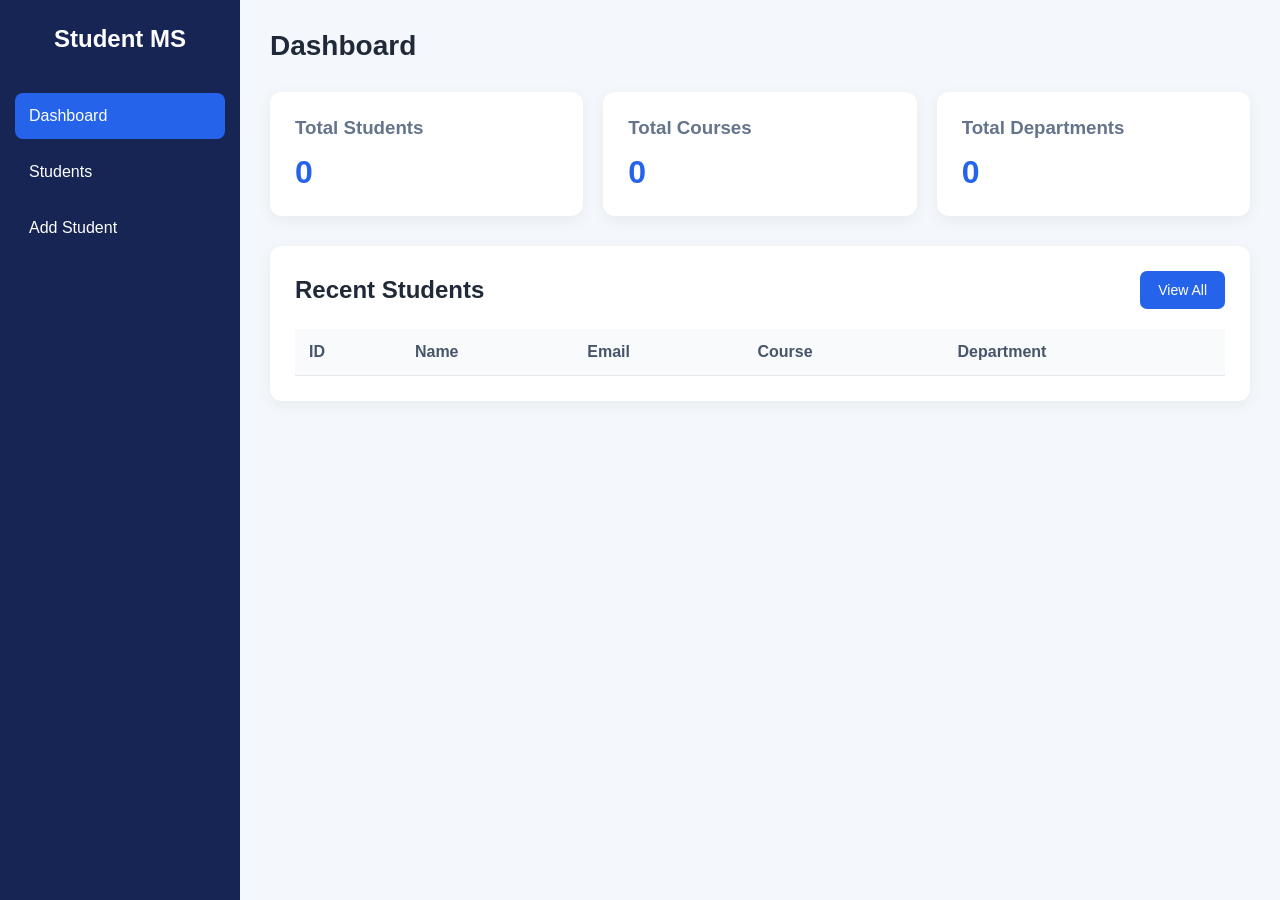
<file: Documents/Student Management System/frontend/index.html>
<!DOCTYPE html>
<html lang="en">

<head>
    <meta charset="UTF-8">
    <meta name="viewport" content="width=device-width, initial-scale=1.0">

    <title>Student Management System</title>

    <link rel="stylesheet" href="css/style.css">
</head>

<body>

    <div class="layout">

        <!-- Sidebar -->
        <aside class="sidebar">

            <h2>Student MS</h2>

            <nav>

                <a href="index.html" class="active">
                    Dashboard
                </a>

                <a href="students.html">
                    Students
                </a>

                <a href="add-student.html">
                    Add Student
                </a>

            </nav>

        </aside>

        <!-- Main -->
        <main class="main">

            <header class="topbar">

                <h1>Dashboard</h1>

            </header>

            <section class="dashboard">

                <div class="card">

                    <h3>Total Students</h3>

                    <p id="totalStudents">0</p>

                </div>

                <div class="card">

                    <h3>Total Courses</h3>

                    <p id="totalCourses">0</p>

                </div>

                <div class="card">

                    <h3>Total Departments</h3>

                    <p id="totalDepartments">0</p>

                </div>

            </section>

            <section class="content-card">

                <div class="section-header">

                    <h2>Recent Students</h2>

                    <a href="students.html" class="btn">
                        View All
                    </a>

                </div>

                <div class="table-container">

                    <table>

                        <thead>

                            <tr>
                                <th>ID</th>
                                <th>Name</th>
                                <th>Email</th>
                                <th>Course</th>
                                <th>Department</th>
                            </tr>

                        </thead>

                        <tbody id="recentStudents">

                        </tbody>

                    </table>

                </div>

            </section>

        </main>

    </div>

    <script src="js/script.js"></script>

</body>

</html>
</file>
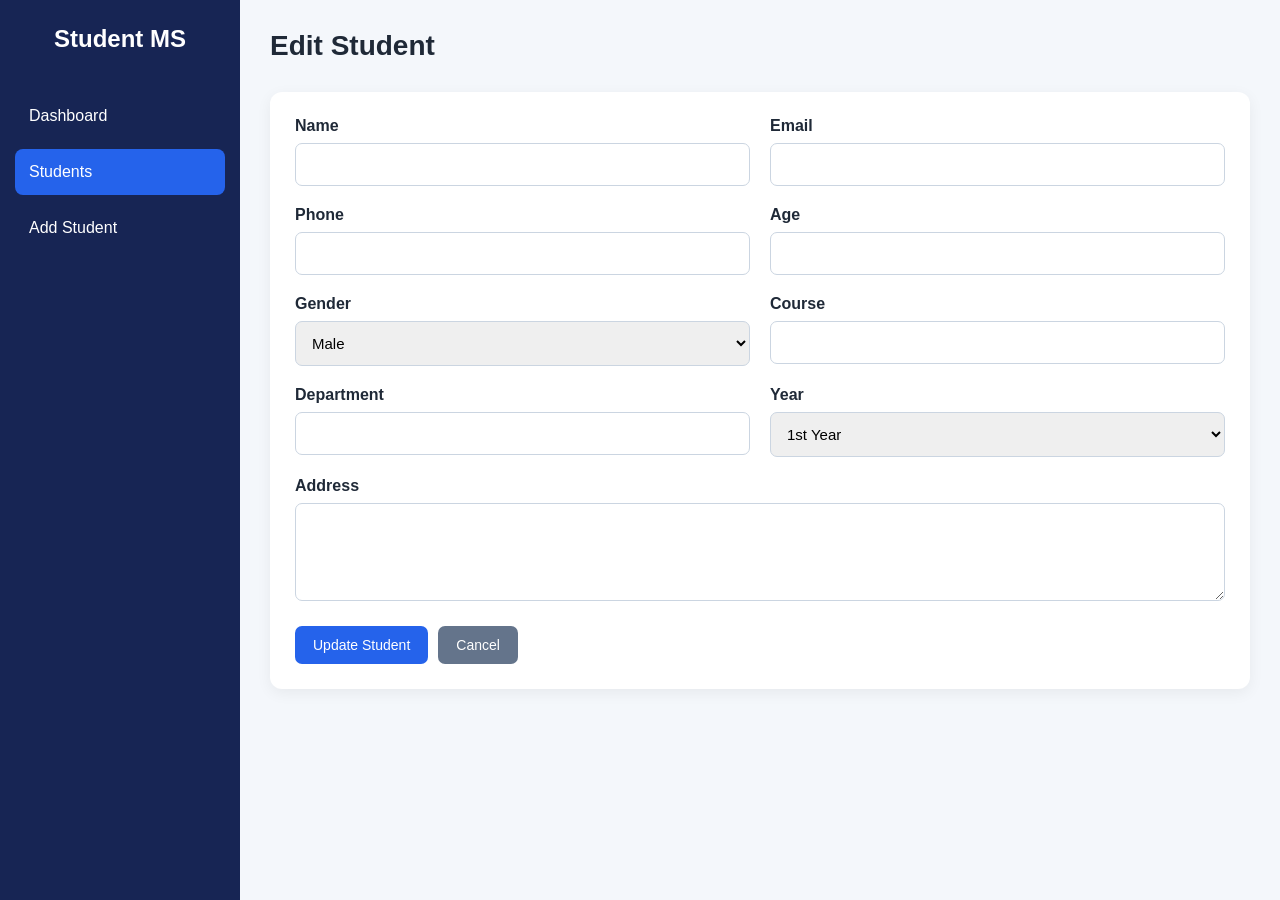
<file: Documents/Student Management System/frontend/edit-student.html>
<!DOCTYPE html>
<html lang="en">

<head>

    <meta charset="UTF-8">

    <meta name="viewport"
          content="width=device-width, initial-scale=1.0">

    <title>Edit Student</title>

    <link rel="stylesheet"
          href="css/style.css">

</head>

<body>

<div class="layout">

    <aside class="sidebar">

        <h2>Student MS</h2>

        <nav>

            <a href="index.html">
                Dashboard
            </a>

            <a href="students.html"
               class="active">
                Students
            </a>

            <a href="add-student.html">
                Add Student
            </a>

        </nav>

    </aside>


    <main class="main">

        <header class="topbar">

            <h1>Edit Student</h1>

        </header>


        <section class="content-card">

            <form id="editStudentForm">

                <input
                    type="hidden"
                    id="editId"
                >


                <div class="form-grid">

                    <div class="form-group">

                        <label>Name</label>

                        <input
                            type="text"
                            id="editName"
                            required
                        >

                    </div>


                    <div class="form-group">

                        <label>Email</label>

                        <input
                            type="email"
                            id="editEmail"
                            required
                        >

                    </div>


                    <div class="form-group">

                        <label>Phone</label>

                        <input
                            type="text"
                            id="editPhone"
                            required
                        >

                    </div>


                    <div class="form-group">

                        <label>Age</label>

                        <input
                            type="number"
                            id="editAge"
                            required
                        >

                    </div>


                    <div class="form-group">

                        <label>Gender</label>

                        <select id="editGender" required>

                            <option value="Male">
                                Male
                            </option>

                            <option value="Female">
                                Female
                            </option>

                            <option value="Other">
                                Other
                            </option>

                        </select>

                    </div>


                    <div class="form-group">

                        <label>Course</label>

                        <input
                            type="text"
                            id="editCourse"
                            required
                        >

                    </div>


                    <div class="form-group">

                        <label>Department</label>

                        <input
                            type="text"
                            id="editDepartment"
                            required
                        >

                    </div>


                    <div class="form-group">

                        <label>Year</label>

                        <select id="editYear" required>

                            <option value="1">
                                1st Year
                            </option>

                            <option value="2">
                                2nd Year
                            </option>

                            <option value="3">
                                3rd Year
                            </option>

                            <option value="4">
                                4th Year
                            </option>

                        </select>

                    </div>


                    <div class="form-group full">

                        <label>Address</label>

                        <textarea
                            id="editAddress"
                            rows="4">
                        </textarea>

                    </div>

                </div>


                <div id="editMessage"></div>


                <div class="form-actions">

                    <button
                        type="submit"
                        class="btn">
                        Update Student
                    </button>

                    <a
                        href="students.html"
                        class="btn secondary">
                        Cancel
                    </a>

                </div>

            </form>

        </section>

    </main>

</div>

<script src="js/script.js"></script>

</body>

</html>
</file>
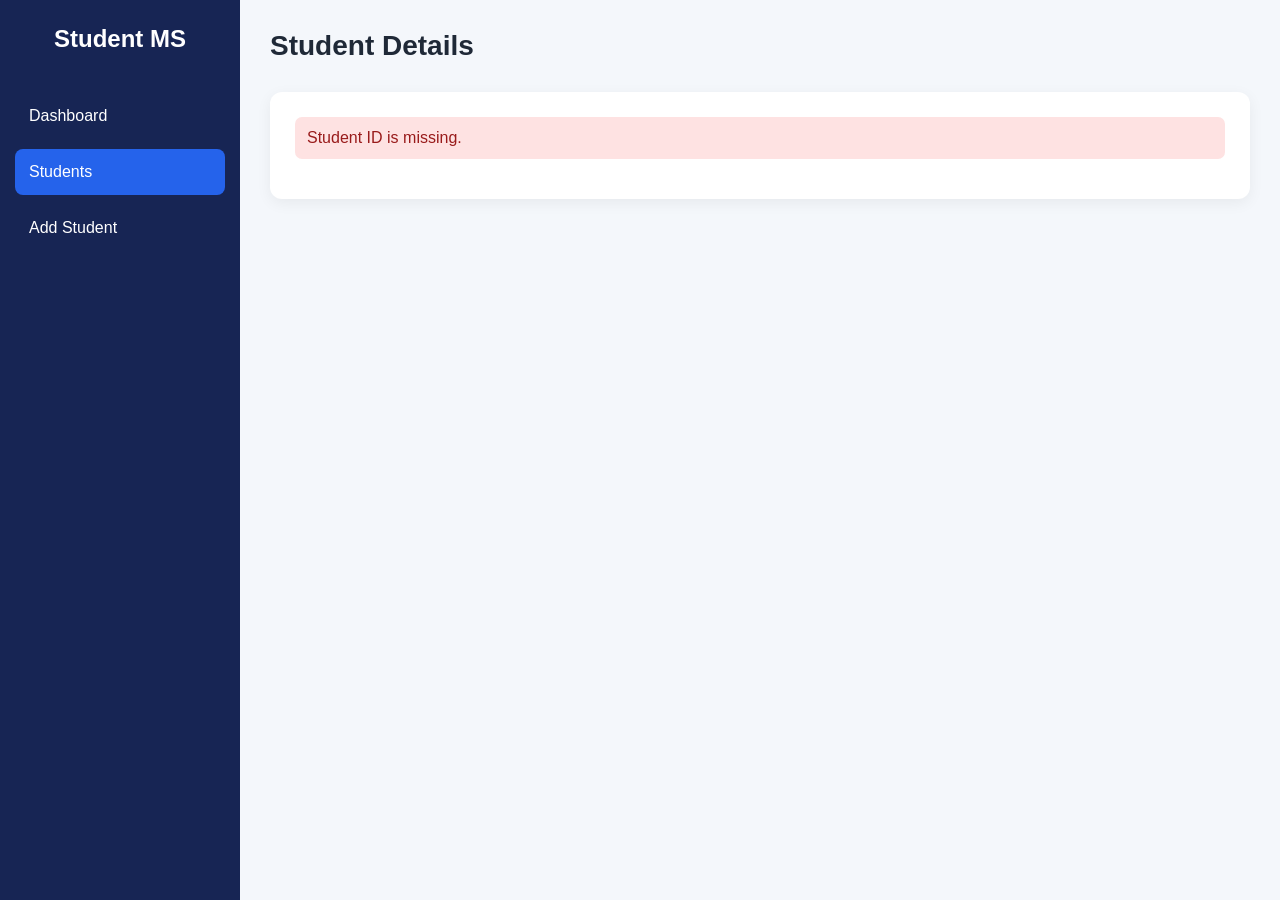
<file: Documents/Student Management System/frontend/student-details.html>
<!DOCTYPE html>
<html lang="en">

<head>

    <meta charset="UTF-8">

    <meta name="viewport"
          content="width=device-width, initial-scale=1.0">

    <title>Student Details</title>

    <link rel="stylesheet"
          href="css/style.css">

</head>

<body>

<div class="layout">

    <aside class="sidebar">

        <h2>Student MS</h2>

        <nav>

            <a href="index.html">
                Dashboard
            </a>

            <a href="students.html"
               class="active">
                Students
            </a>

            <a href="add-student.html">
                Add Student
            </a>

        </nav>

    </aside>


    <main class="main">

        <header class="topbar">

            <h1>Student Details</h1>

        </header>


        <section class="content-card">

            <div id="studentDetails">

                Loading...

            </div>

        </section>

    </main>

</div>

<script src="js/script.js"></script>

</body>

</html>
</file>
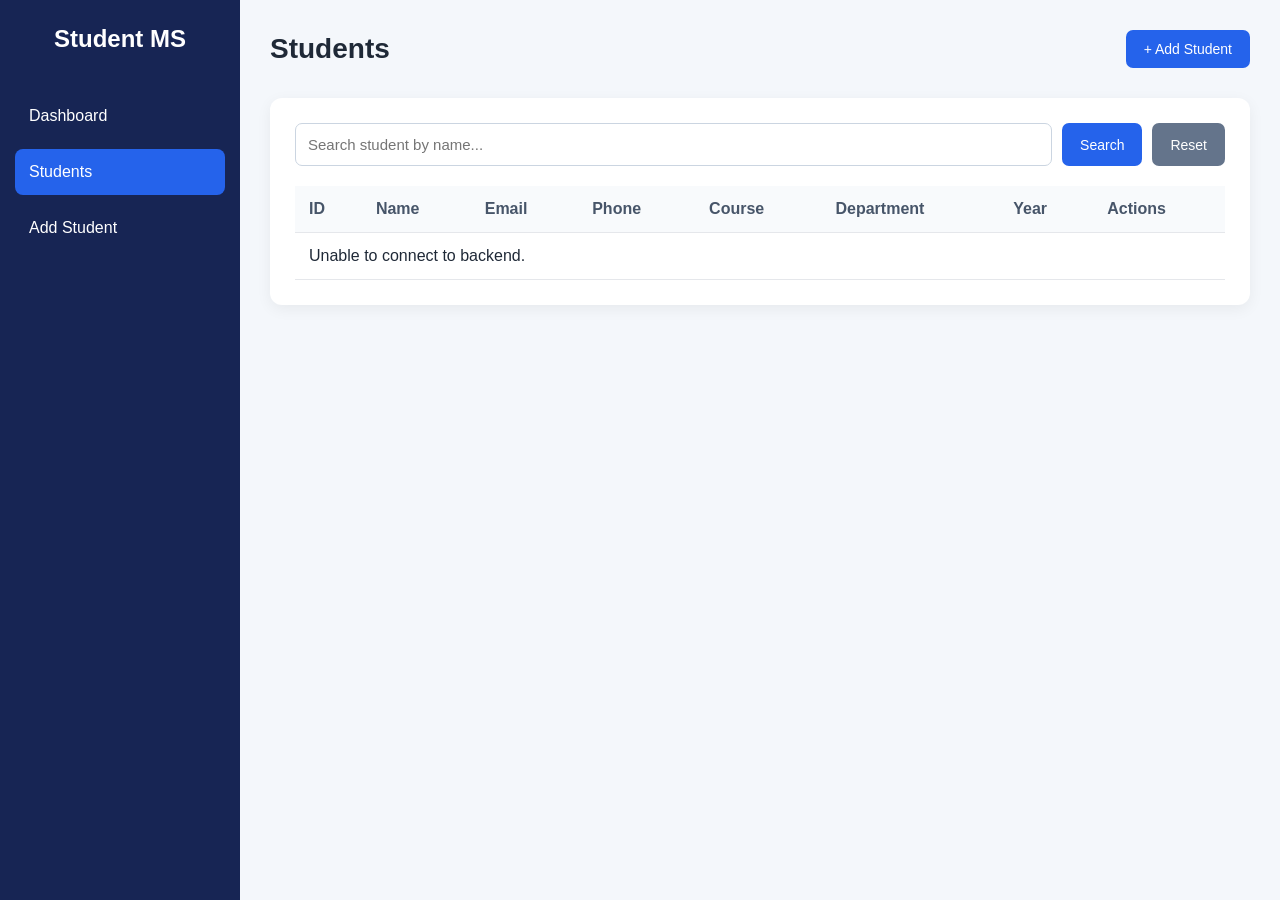
<file: Documents/Student Management System/frontend/students.html>
<!DOCTYPE html>
<html lang="en">

<head>

    <meta charset="UTF-8">

    <meta name="viewport"
          content="width=device-width, initial-scale=1.0">

    <title>Students</title>

    <link rel="stylesheet"
          href="css/style.css">

</head>

<body>

<div class="layout">

    <aside class="sidebar">

        <h2>Student MS</h2>

        <nav>

            <a href="index.html">
                Dashboard
            </a>

            <a href="students.html"
               class="active">
                Students
            </a>

            <a href="add-student.html">
                Add Student
            </a>

        </nav>

    </aside>


    <main class="main">

        <header class="topbar">

            <h1>Students</h1>

            <a href="add-student.html"
               class="btn">
                + Add Student
            </a>

        </header>


        <section class="content-card">

            <div class="search-box">

                <input
                    type="text"
                    id="searchInput"
                    placeholder="Search student by name..."
                >

                <button
                    class="btn"
                    onclick="searchStudents()">
                    Search
                </button>

                <button
                    class="btn secondary"
                    onclick="loadStudents()">
                    Reset
                </button>

            </div>


            <div id="message"></div>


            <div class="table-container">

                <table>

                    <thead>

                    <tr>

                        <th>ID</th>
                        <th>Name</th>
                        <th>Email</th>
                        <th>Phone</th>
                        <th>Course</th>
                        <th>Department</th>
                        <th>Year</th>
                        <th>Actions</th>

                    </tr>

                    </thead>

                    <tbody id="studentTable">

                    </tbody>

                </table>

            </div>

        </section>

    </main>

</div>

<script src="js/script.js"></script>

</body>

</html>
</file>
<file: Documents/Student Management System/frontend/css/style.css>
* {
    margin: 0;
    padding: 0;
    box-sizing: border-box;
}

body {
    font-family: Arial, sans-serif;
    background: #f4f7fb;
    color: #1f2937;
}

/* Layout */

.layout {
    display: flex;
    min-height: 100vh;
}

/* Sidebar */

.sidebar {
    width: 240px;
    background: #172554;
    color: white;
    padding: 25px 15px;
    position: fixed;
    top: 0;
    left: 0;
    bottom: 0;
}

.sidebar h2 {
    text-align: center;
    margin-bottom: 40px;
}

.sidebar nav {
    display: flex;
    flex-direction: column;
    gap: 10px;
}

.sidebar a {
    text-decoration: none;
    color: white;
    padding: 14px;
    border-radius: 8px;
    transition: 0.3s;
}

.sidebar a:hover,
.sidebar a.active {
    background: #2563eb;
}

/* Main */

.main {
    margin-left: 240px;
    width: calc(100% - 240px);
    padding: 30px;
}

/* Topbar */

.topbar {
    display: flex;
    justify-content: space-between;
    align-items: center;
    margin-bottom: 30px;
}

.topbar h1 {
    font-size: 28px;
}

/* Dashboard */

.dashboard {
    display: grid;
    grid-template-columns: repeat(3, 1fr);
    gap: 20px;
    margin-bottom: 30px;
}

.card {
    background: white;
    padding: 25px;
    border-radius: 12px;
    box-shadow: 0 4px 15px rgba(0, 0, 0, 0.06);
}

.card h3 {
    color: #64748b;
    margin-bottom: 15px;
}

.card p {
    font-size: 32px;
    font-weight: bold;
    color: #2563eb;
}

/* Content */

.content-card {
    background: white;
    padding: 25px;
    border-radius: 12px;
    box-shadow: 0 4px 15px rgba(0, 0, 0, 0.06);
}

.section-header {
    display: flex;
    justify-content: space-between;
    align-items: center;
    margin-bottom: 20px;
}

/* Buttons */

.btn {
    display: inline-block;
    border: none;
    background: #2563eb;
    color: white;
    text-decoration: none;
    padding: 11px 18px;
    border-radius: 7px;
    cursor: pointer;
    font-size: 14px;
    transition: 0.3s;
}

.btn:hover {
    background: #1d4ed8;
}

.btn.secondary {
    background: #64748b;
}

.btn.secondary:hover {
    background: #475569;
}

.btn.danger {
    background: #dc2626;
}

.btn.danger:hover {
    background: #b91c1c;
}

.btn.small {
    padding: 7px 10px;
    font-size: 12px;
}

/* Table */

.table-container {
    width: 100%;
    overflow-x: auto;
}

table {
    width: 100%;
    border-collapse: collapse;
}

th,
td {
    padding: 14px;
    text-align: left;
    border-bottom: 1px solid #e5e7eb;
}

th {
    background: #f8fafc;
    color: #475569;
}

tr:hover {
    background: #f8fafc;
}

/* Search */

.search-box {
    display: flex;
    gap: 10px;
    margin-bottom: 20px;
}

.search-box input {
    flex: 1;
}

/* Forms */

.form-grid {
    display: grid;
    grid-template-columns: repeat(2, 1fr);
    gap: 20px;
}

.form-group {
    display: flex;
    flex-direction: column;
}

.form-group.full {
    grid-column: span 2;
}

.form-group label {
    margin-bottom: 8px;
    font-weight: bold;
}

input,
select,
textarea {
    width: 100%;
    padding: 12px;
    border: 1px solid #cbd5e1;
    border-radius: 7px;
    font-size: 15px;
    outline: none;
}

input:focus,
select:focus,
textarea:focus {
    border-color: #2563eb;
}

textarea {
    resize: vertical;
}

.form-actions {
    display: flex;
    gap: 10px;
    margin-top: 25px;
}

/* Messages */

.success {
    padding: 12px;
    margin-bottom: 15px;
    border-radius: 7px;
    background: #dcfce7;
    color: #166534;
}

.error {
    padding: 12px;
    margin-bottom: 15px;
    border-radius: 7px;
    background: #fee2e2;
    color: #991b1b;
}

/* Student Details */

.details-grid {
    display: grid;
    grid-template-columns: repeat(2, 1fr);
    gap: 20px;
}

.detail-item {
    padding: 15px;
    background: #f8fafc;
    border-radius: 8px;
}

.detail-item strong {
    display: block;
    color: #64748b;
    margin-bottom: 5px;
}

/* Mobile */

@media (max-width: 900px) {

    .sidebar {
        width: 200px;
    }

    .main {
        margin-left: 200px;
        width: calc(100% - 200px);
    }

    .dashboard {
        grid-template-columns: 1fr;
    }
}

@media (max-width: 650px) {

    .layout {
        display: block;
    }

    .sidebar {
        position: relative;
        width: 100%;
    }

    .sidebar nav {
        flex-direction: row;
        flex-wrap: wrap;
    }

    .main {
        margin-left: 0;
        width: 100%;
        padding: 15px;
    }

    .form-grid {
        grid-template-columns: 1fr;
    }

    .form-group.full {
        grid-column: span 1;
    }

    .topbar {
        flex-direction: column;
        align-items: flex-start;
        gap: 15px;
    }

    .search-box {
        flex-direction: column;
    }

    .details-grid {
        grid-template-columns: 1fr;
    }
}
</file>
